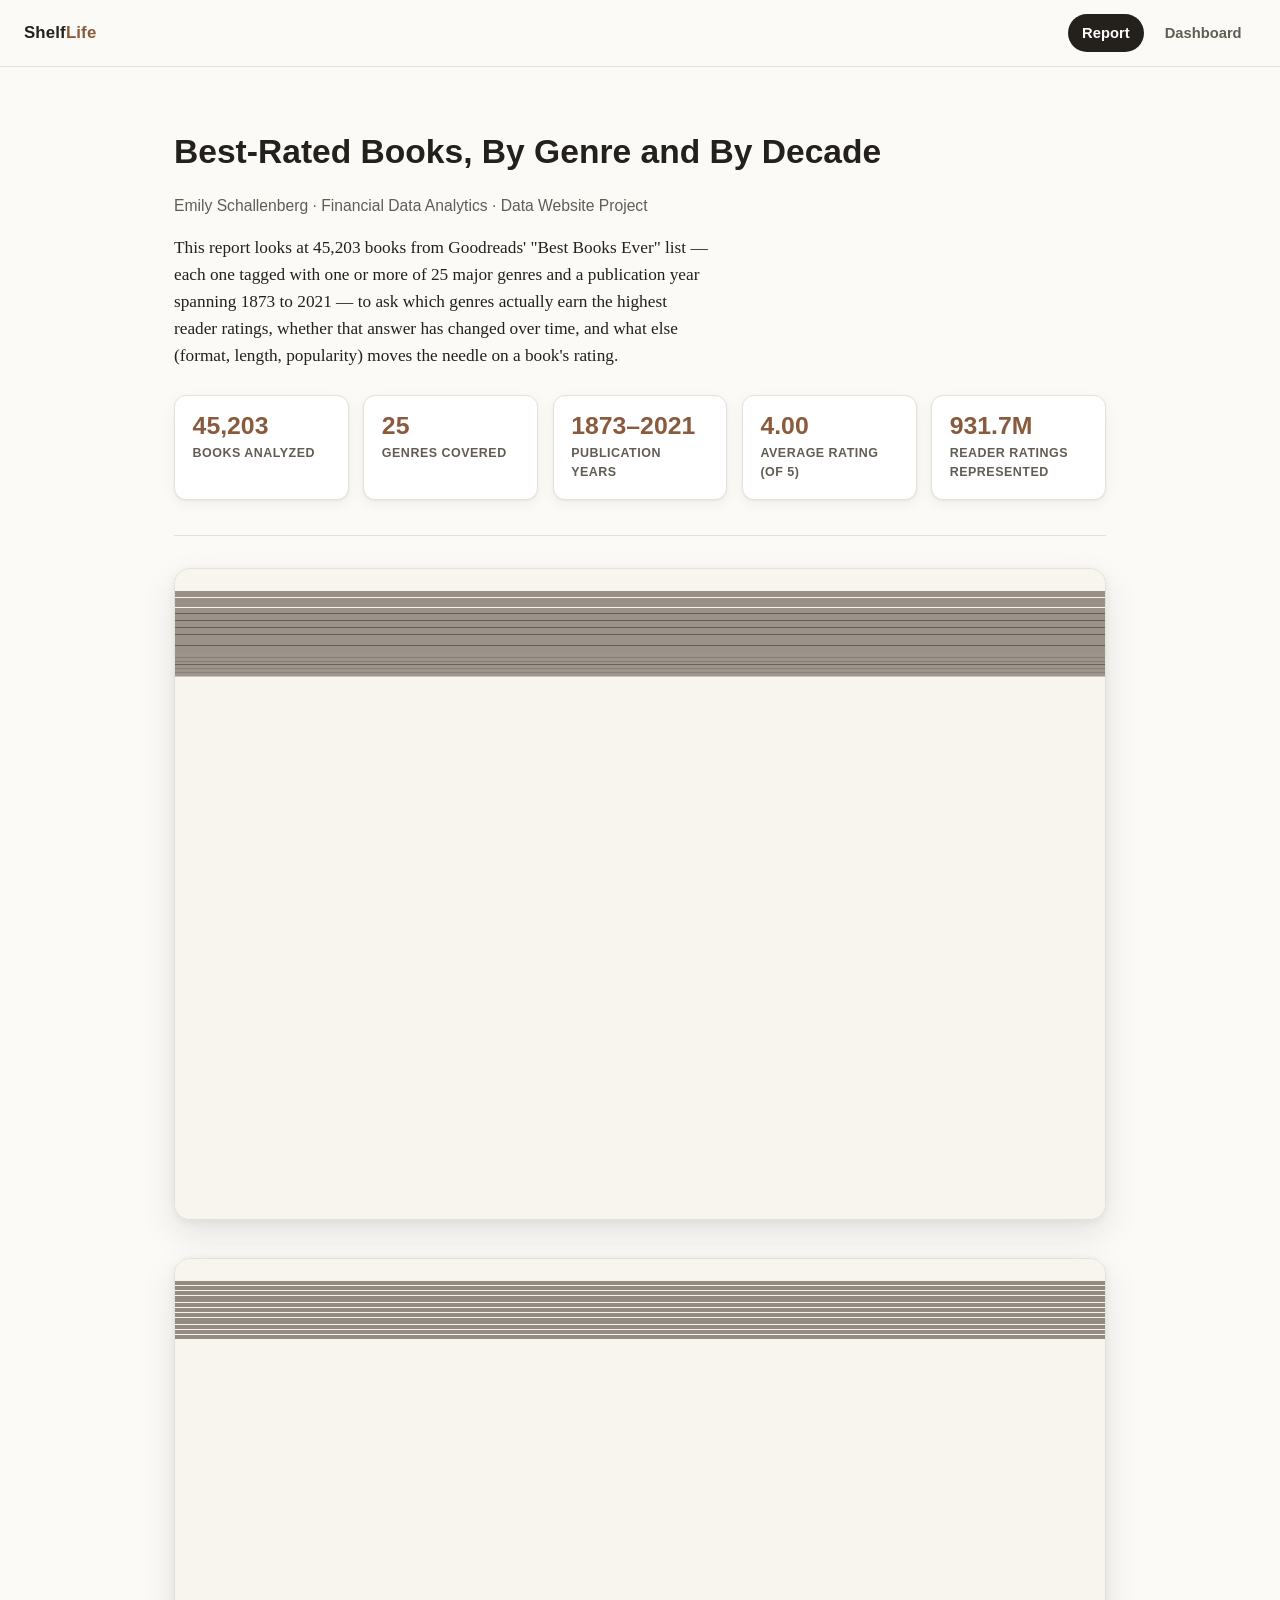
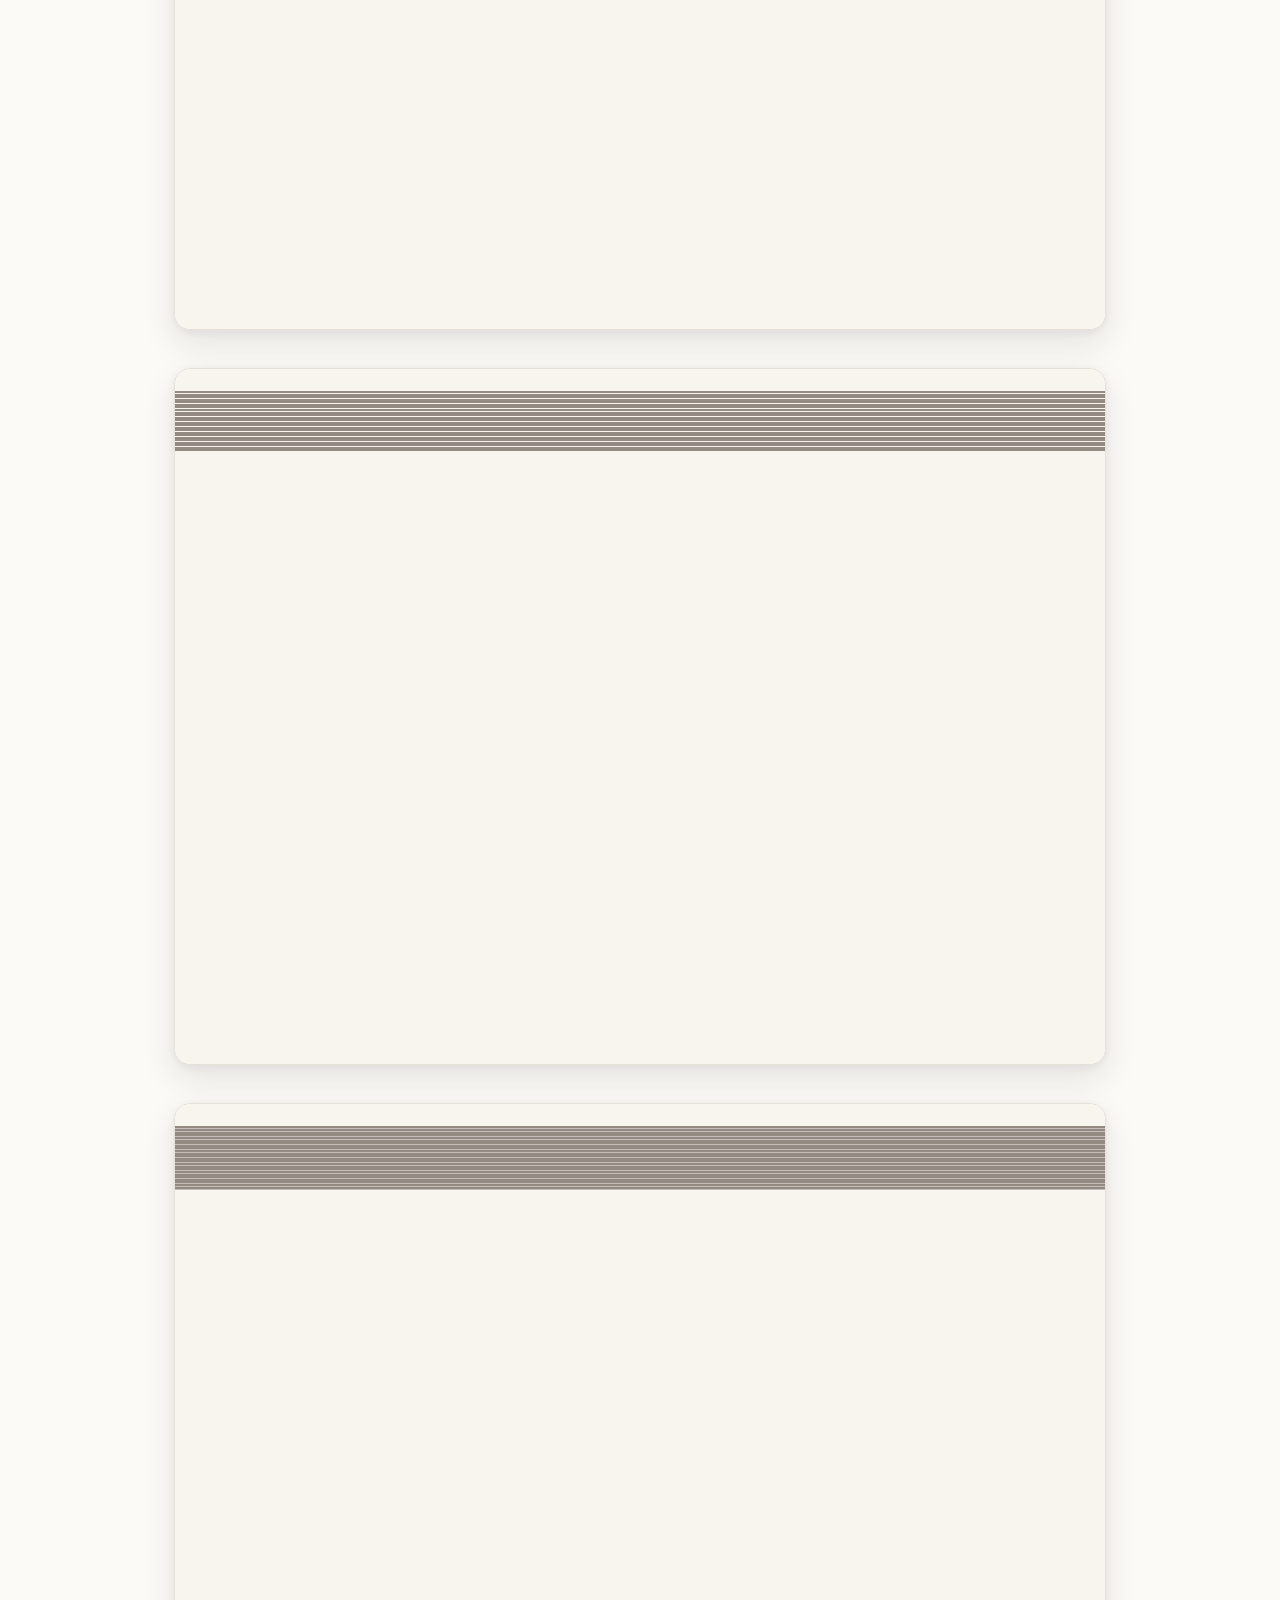
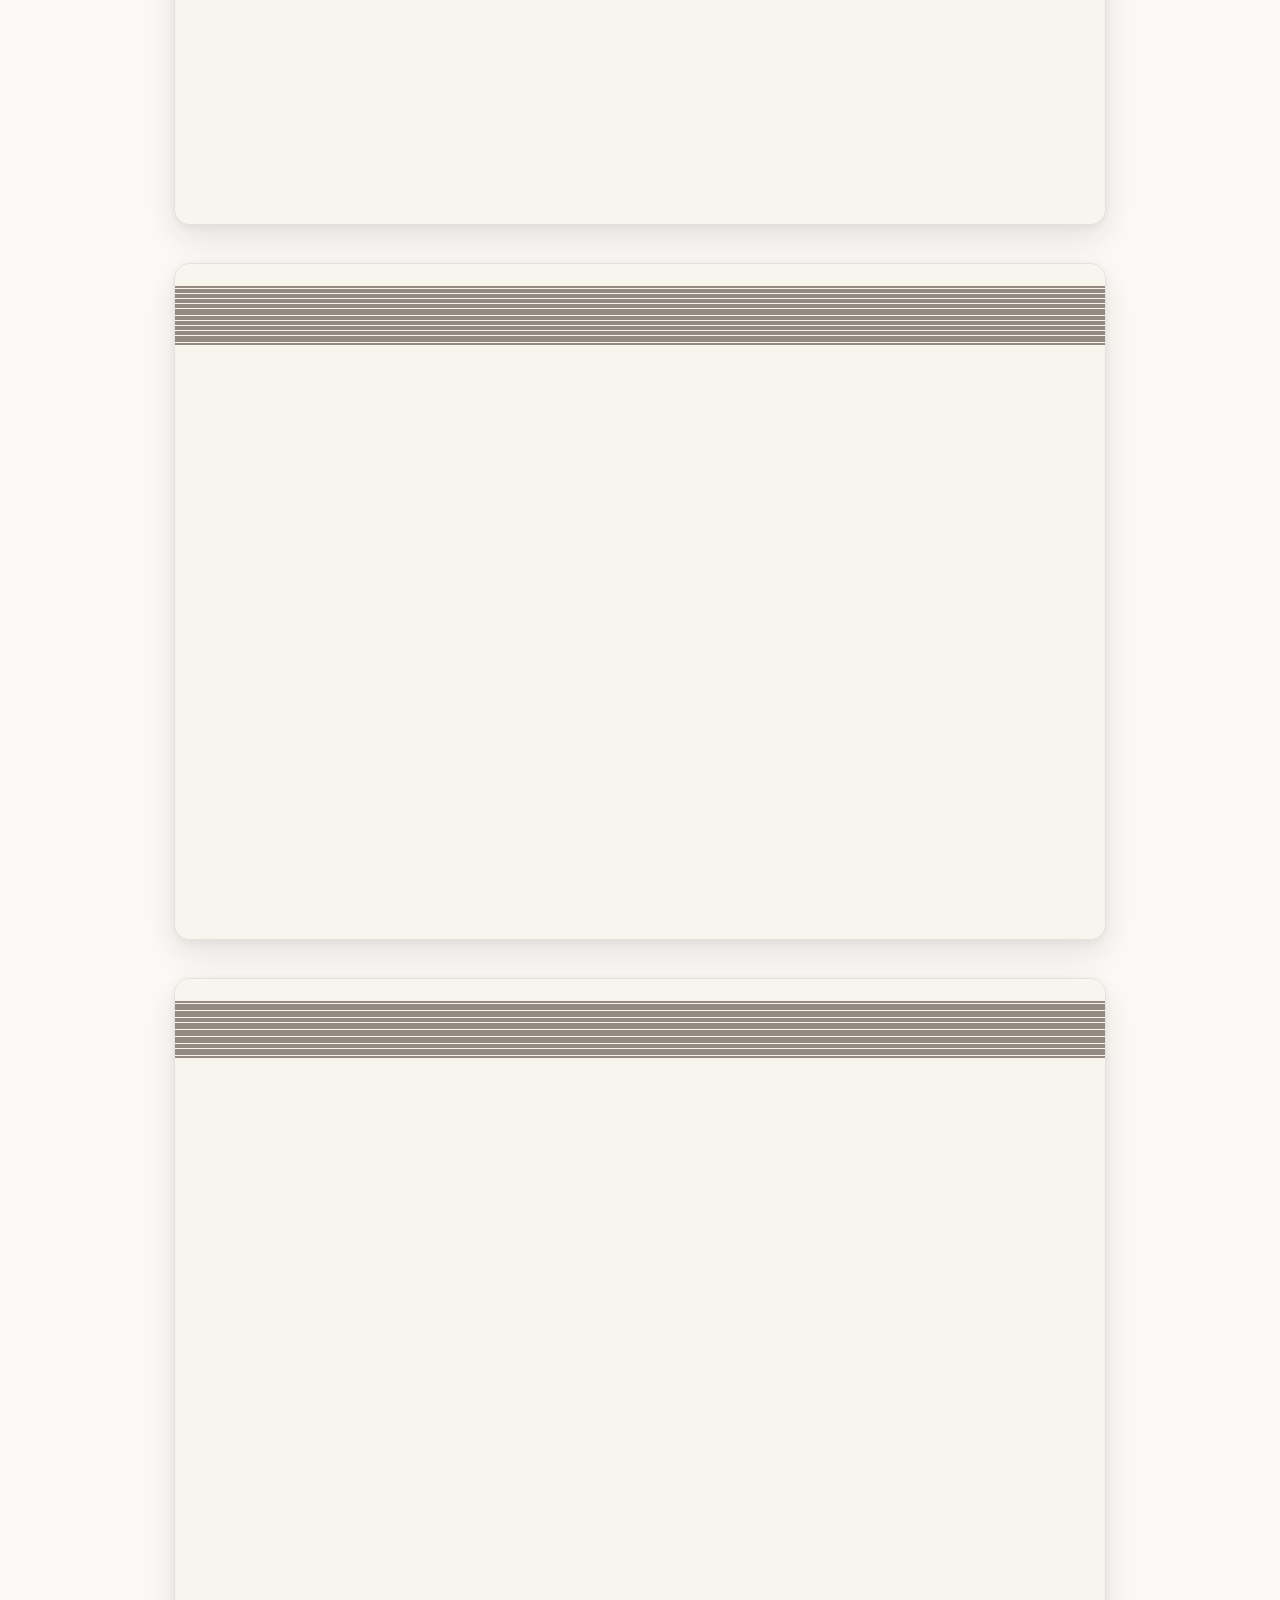
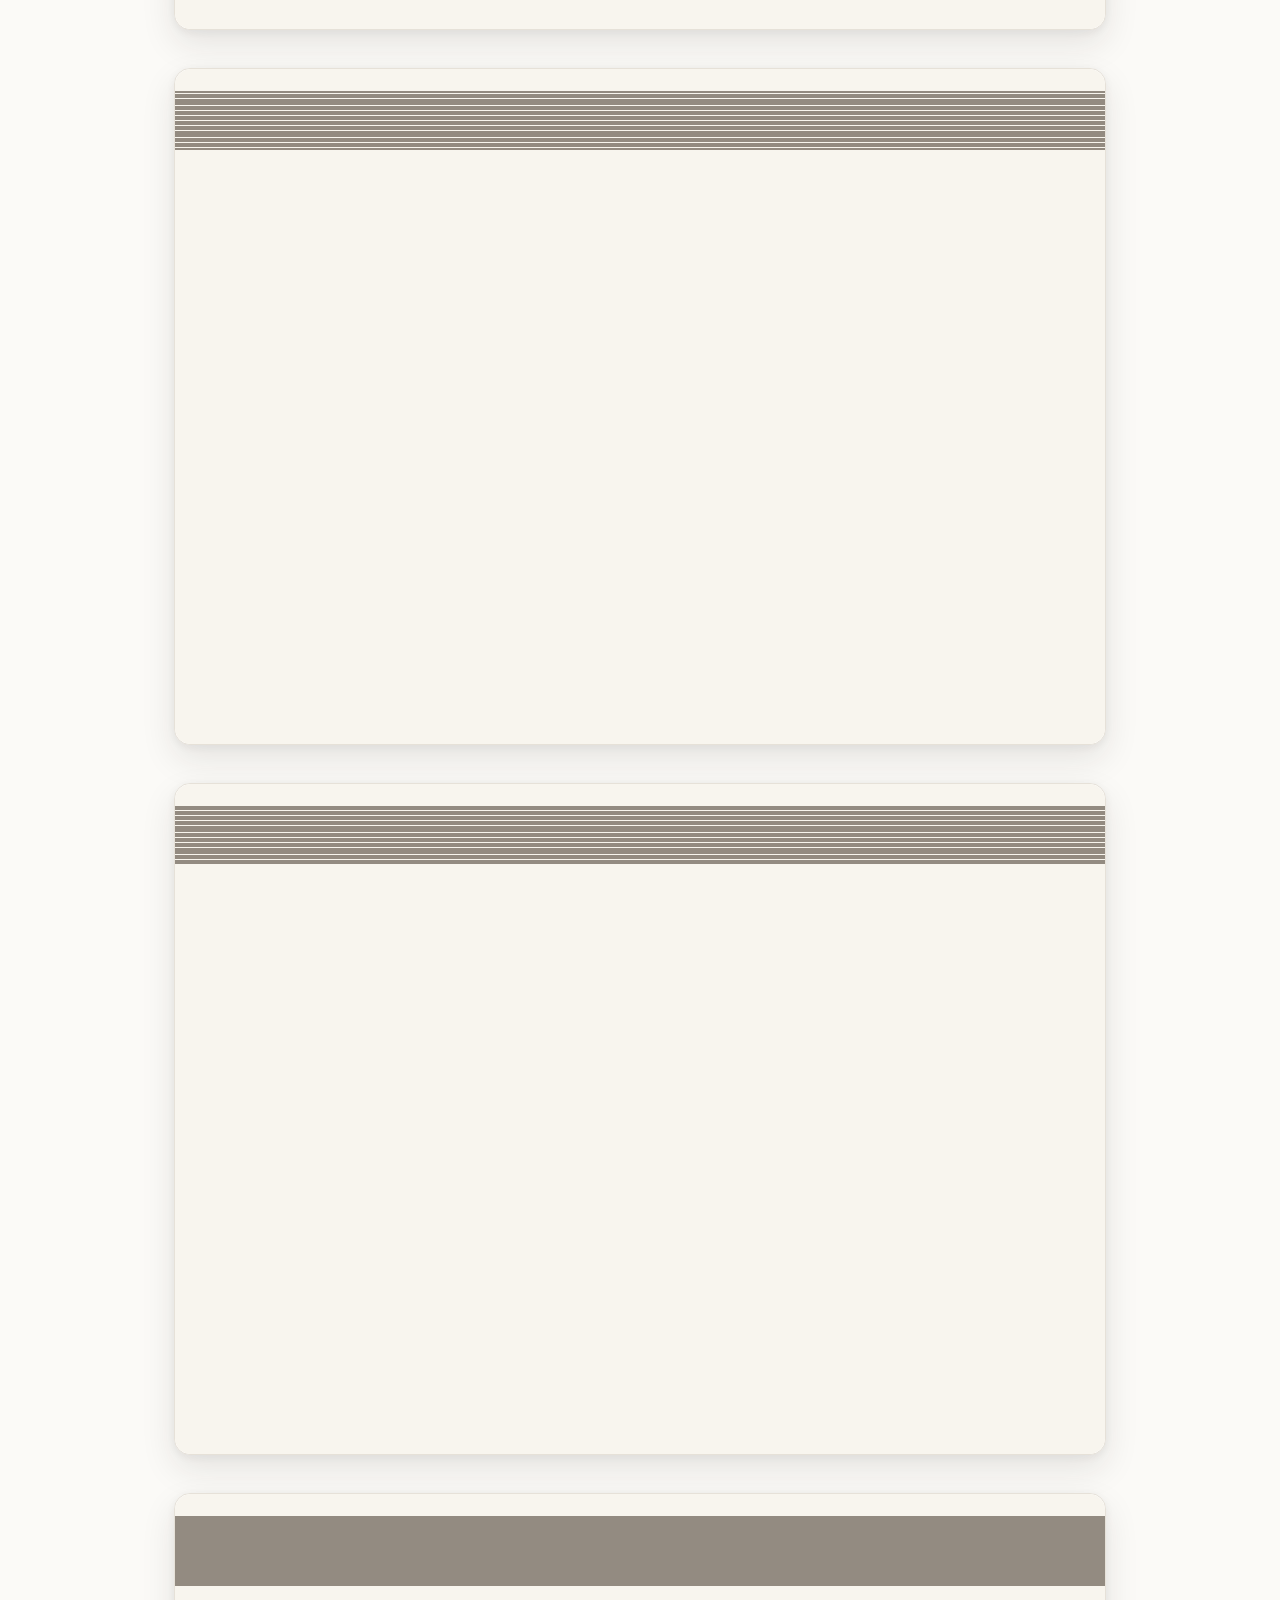
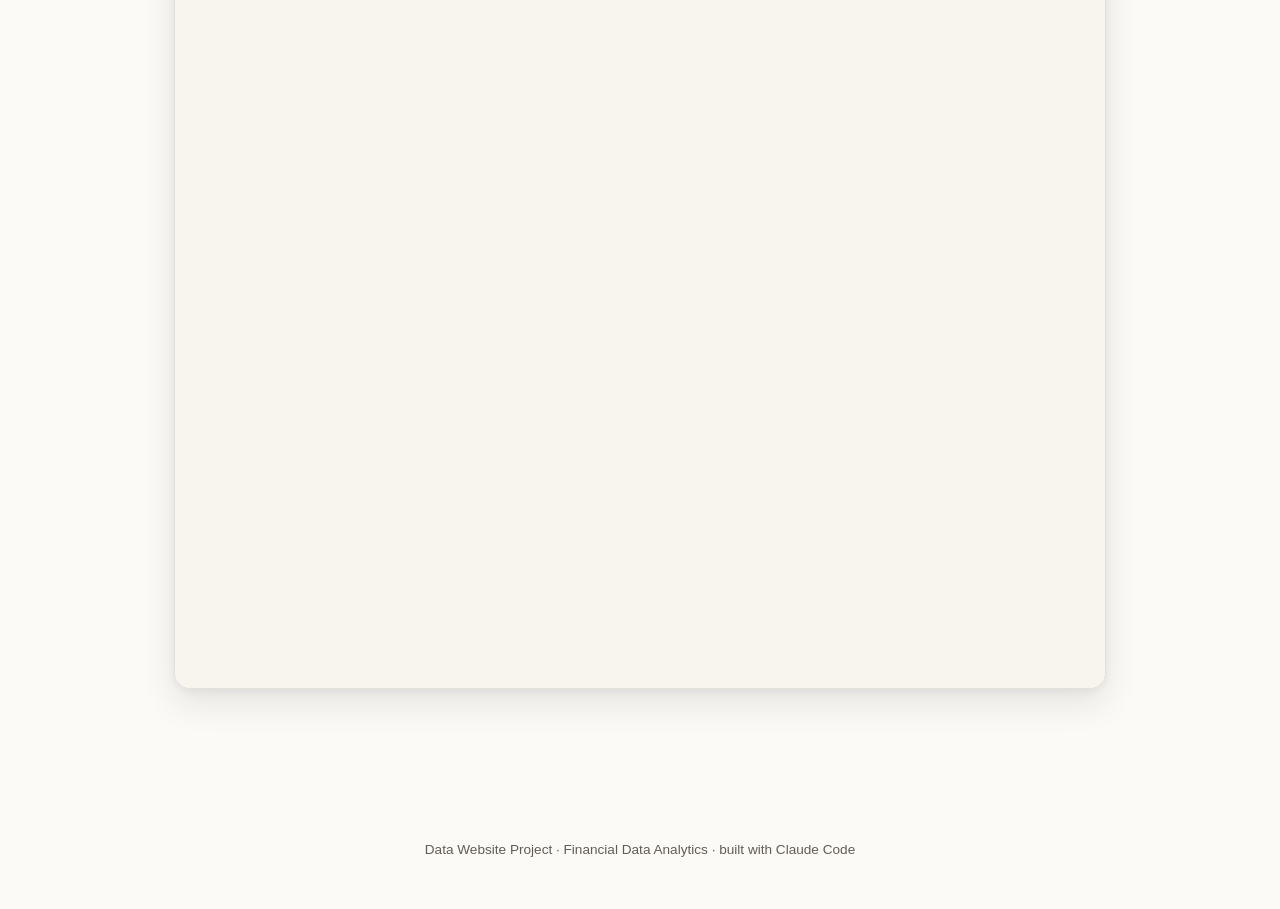
<file: index.html>
<!DOCTYPE html>
<html lang="en">
<head>
<meta charset="UTF-8" />
<meta name="viewport" content="width=device-width, initial-scale=1.0" />
<title>Best-Rated Books, By Genre and By Decade</title>
<link rel="stylesheet" href="css/style.css" />
</head>
<body>

<nav class="site-nav">
  <a class="brand" href="index.html">Shelf<span>Life</span></a>
  <div class="links">
    <a href="index.html" class="active">Report</a>
    <a href="dashboard.html">Dashboard</a>
  </div>
</nav>

<main>
  <header class="hero">
    <h1>Best-Rated Books, By Genre and By Decade</h1>
    <p class="byline">Emily Schallenberg &middot; Financial Data Analytics &middot; Data Website Project</p>
    <p class="summary">
      This report looks at 45,203 books from Goodreads' "Best Books Ever" list &mdash;
      each one tagged with one or more of 25 major genres and a publication year
      spanning 1873 to 2021 &mdash; to ask which genres actually earn the highest
      reader ratings, whether that answer has changed over time, and what else
      (format, length, popularity) moves the needle on a book's rating.
    </p>
    <div class="stat-grid" id="headline-stats">
      <div class="stat-tile"><div class="stat-value">&hellip;</div><div class="stat-label">Loading</div></div>
    </div>
  </header>

  <section class="finding" id="finding-1">
    <div class="finding-index">Finding 01</div>
    <h2>History and nonfiction earn the highest average ratings</h2>
    <p id="finding-1-text">Loading&hellip;</p>
    <div class="chart-card">
      <div class="chart-wrap"><canvas id="chart-1"></canvas></div>
      <p class="chart-caption">Average Goodreads rating by genre, across all 45,203 books in the dataset.</p>
    </div>
  </section>

  <section class="finding" id="finding-2">
    <div class="finding-index">Finding 02</div>
    <h2>A century of books, and average ratings barely move</h2>
    <p id="finding-2-text">Loading&hellip;</p>
    <div class="chart-card">
      <div class="chart-wrap"><canvas id="chart-2"></canvas></div>
      <p class="chart-caption">Average rating by decade of publication, 1950s&ndash;2020s (decades with at least 100 books).</p>
    </div>
  </section>

  <section class="finding" id="finding-3">
    <div class="finding-index">Finding 03</div>
    <h2>The best-rated genre changes almost every decade</h2>
    <p id="finding-3-text">Loading&hellip;</p>
    <div class="chart-card">
      <div class="chart-wrap"><canvas id="chart-3"></canvas></div>
      <p class="chart-caption">Highest average-rated genre in each decade (genres with at least 50 books that decade).</p>
    </div>
  </section>

  <section class="finding" id="finding-4">
    <div class="finding-index">Finding 04</div>
    <h2>Romance and young adult titles have taken over the shelf</h2>
    <p id="finding-4-text">Loading&hellip;</p>
    <div class="chart-card">
      <div class="chart-wrap"><canvas id="chart-4"></canvas></div>
      <p class="chart-caption">Change in each genre's share of published books, 1990s vs. 2010s, in percentage points.</p>
    </div>
  </section>

  <section class="finding" id="finding-5">
    <div class="finding-index">Finding 05</div>
    <h2>Popularity and quality don't track each other</h2>
    <p id="finding-5-text">Loading&hellip;</p>
    <div class="chart-card">
      <div class="chart-wrap"><canvas id="chart-5"></canvas></div>
      <p class="chart-caption">Average rating by how many reader ratings a book has received.</p>
    </div>
  </section>

  <section class="finding" id="finding-6">
    <div class="finding-index">Finding 06</div>
    <h2>E-books edge out print in the ratings</h2>
    <p id="finding-6-text">Loading&hellip;</p>
    <div class="chart-card">
      <div class="chart-wrap"><canvas id="chart-6"></canvas></div>
      <p class="chart-caption">Average rating by edition format (formats with at least 200 books).</p>
    </div>
  </section>

  <section class="finding" id="finding-7">
    <div class="finding-index">Finding 07</div>
    <h2>Longer books earn higher ratings</h2>
    <p id="finding-7-text">Loading&hellip;</p>
    <div class="chart-card">
      <div class="chart-wrap"><canvas id="chart-7"></canvas></div>
      <p class="chart-caption">Average rating by page count.</p>
    </div>
  </section>

  <section class="finding" id="finding-8">
    <div class="finding-index">Finding 08</div>
    <h2>Humor is the most divisive genre; history, the most agreed-upon</h2>
    <p id="finding-8-text">Loading&hellip;</p>
    <div class="chart-card">
      <div class="chart-wrap"><canvas id="chart-8"></canvas></div>
      <p class="chart-caption">Standard deviation of rating within each genre &mdash; higher means readers disagree more.</p>
    </div>
  </section>

  <section class="finding closing" id="about-data">
    <h2>About this data</h2>
    <dl>
      <dt>Source</dt>
      <dd>
        Goodreads' "Best Books Ever" list, scraped by Lorena Casanova Lozano and Sergio
        Costa Planells (Fall 2020), published under CC BY-NC 4.0.
        <a href="https://github.com/scostap/goodreads_bbe_dataset" target="_blank" rel="noopener">github.com/scostap/goodreads_bbe_dataset</a>.
      </dd>
      <dt>What one row is</dt>
      <dd id="about-row">Loading&hellip;</dd>
      <dt>Rows dropped, and why</dt>
      <dd id="about-dropped">Loading&hellip;</dd>
      <dt>How the numbers are computed</dt>
      <dd>
        "Average rating" is the mean of each book's own Goodreads average rating
        (not a rating recomputed from individual reviews, which aren't in this
        dataset). "Median rating" is the middle value of that same list. "Total
        ratings" sums each book's <code>numRatings</code> field. A genre's or
        decade's "share of books" is its count of books divided by the total
        book count in the same comparison group. All of these are computed
        client-side, live, from <code>assets/data/books.json</code> &mdash; the
        same file and the same functions (<code>js/agg.js</code>) power both
        this report and the <a href="dashboard.html">dashboard</a>, so the two
        pages always agree.
      </dd>
    </dl>
  </section>
</main>

<footer class="site-footer">Data Website Project &middot; Financial Data Analytics &middot; built with Claude Code</footer>

<script src="js/vendor/chart.umd.js"></script>
<script src="js/data.js"></script>
<script src="js/agg.js"></script>
<script src="js/charts.js"></script>
<script src="js/report.js"></script>
<script src="js/pageflip.js"></script>
</body>
</html>
</file>
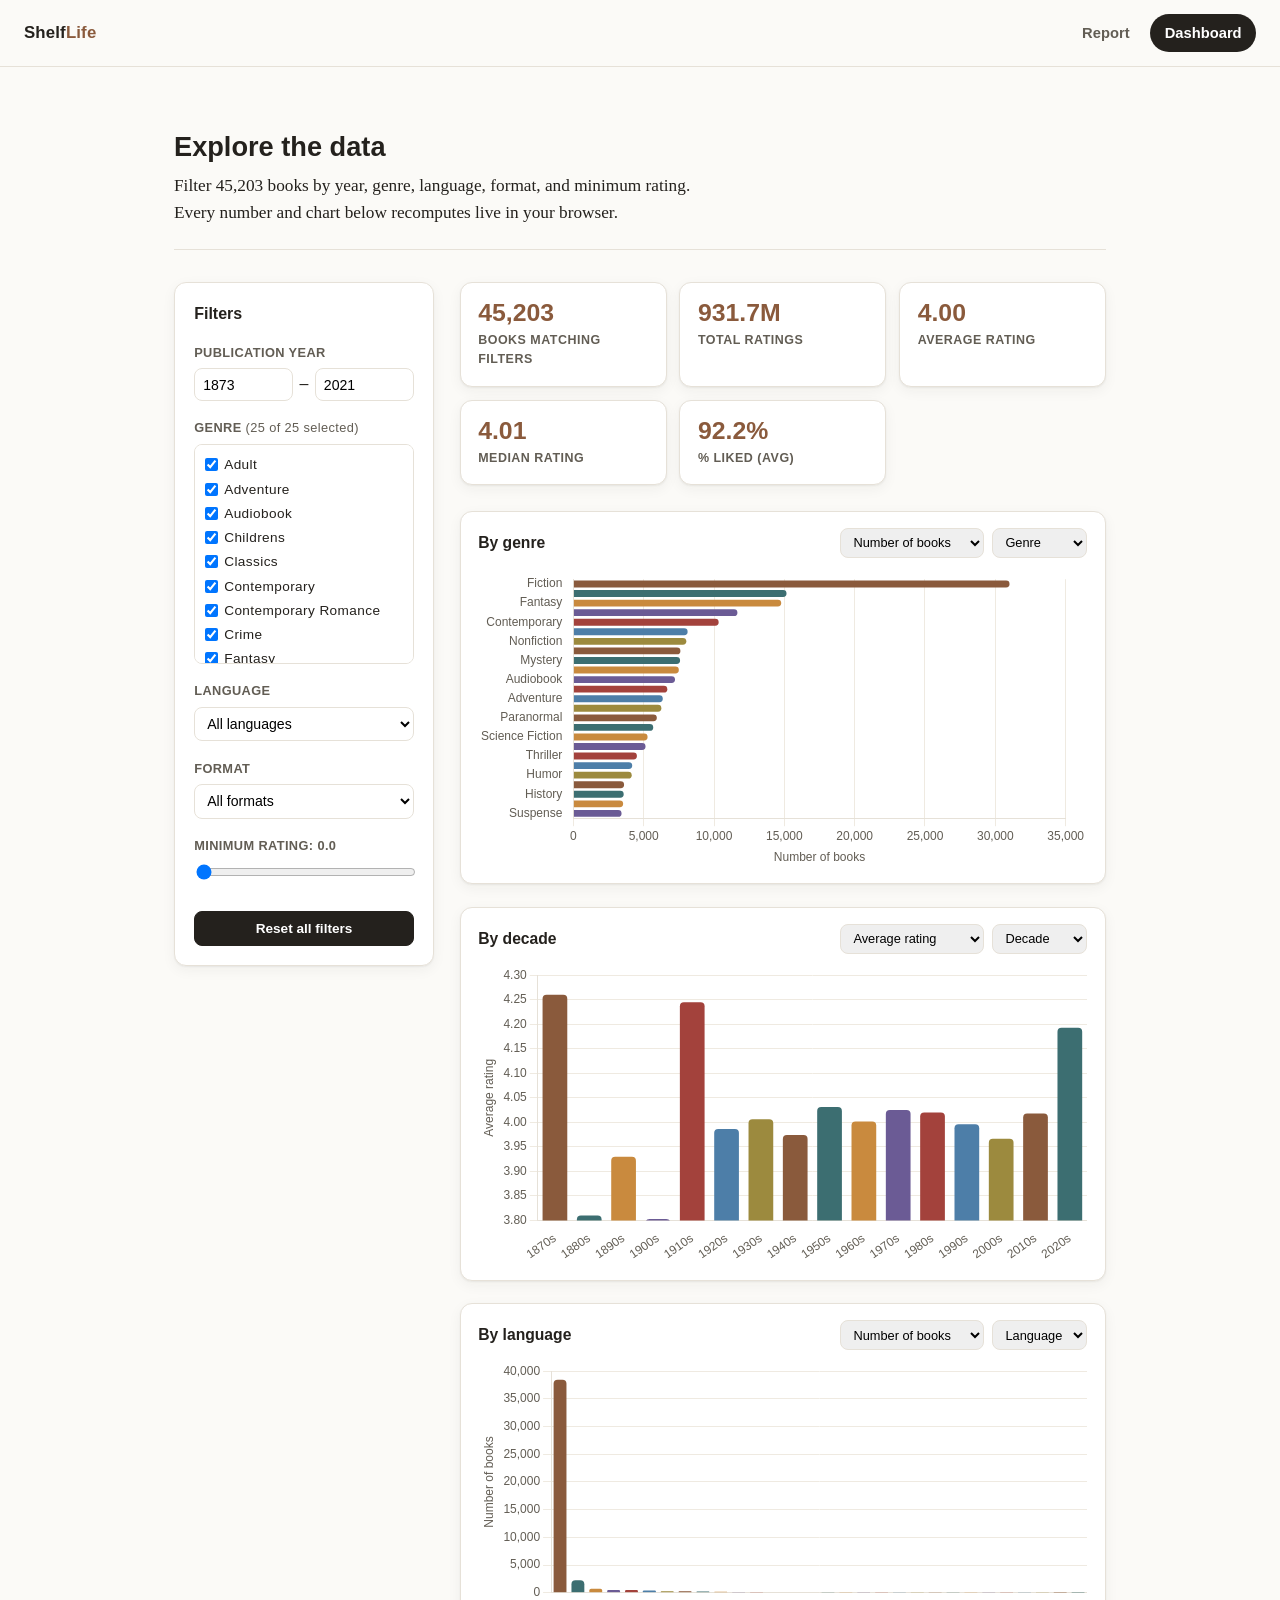
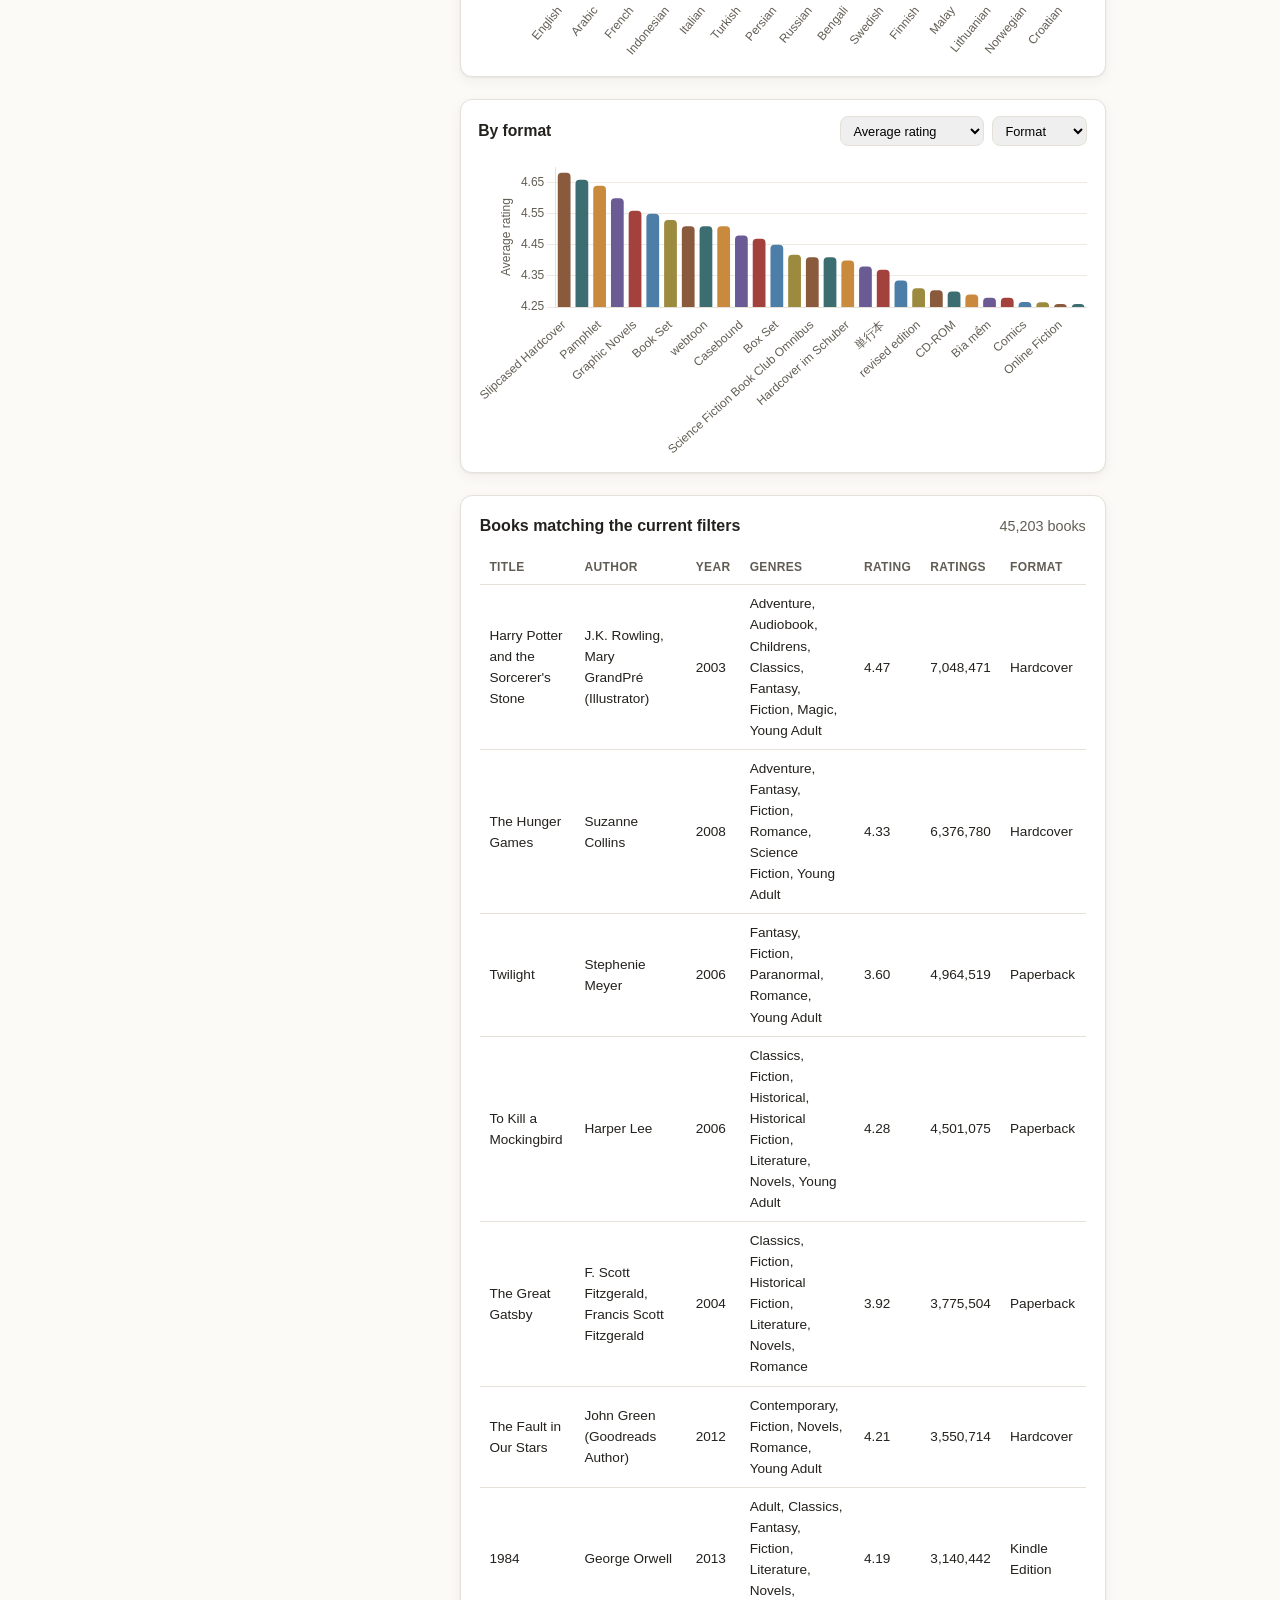
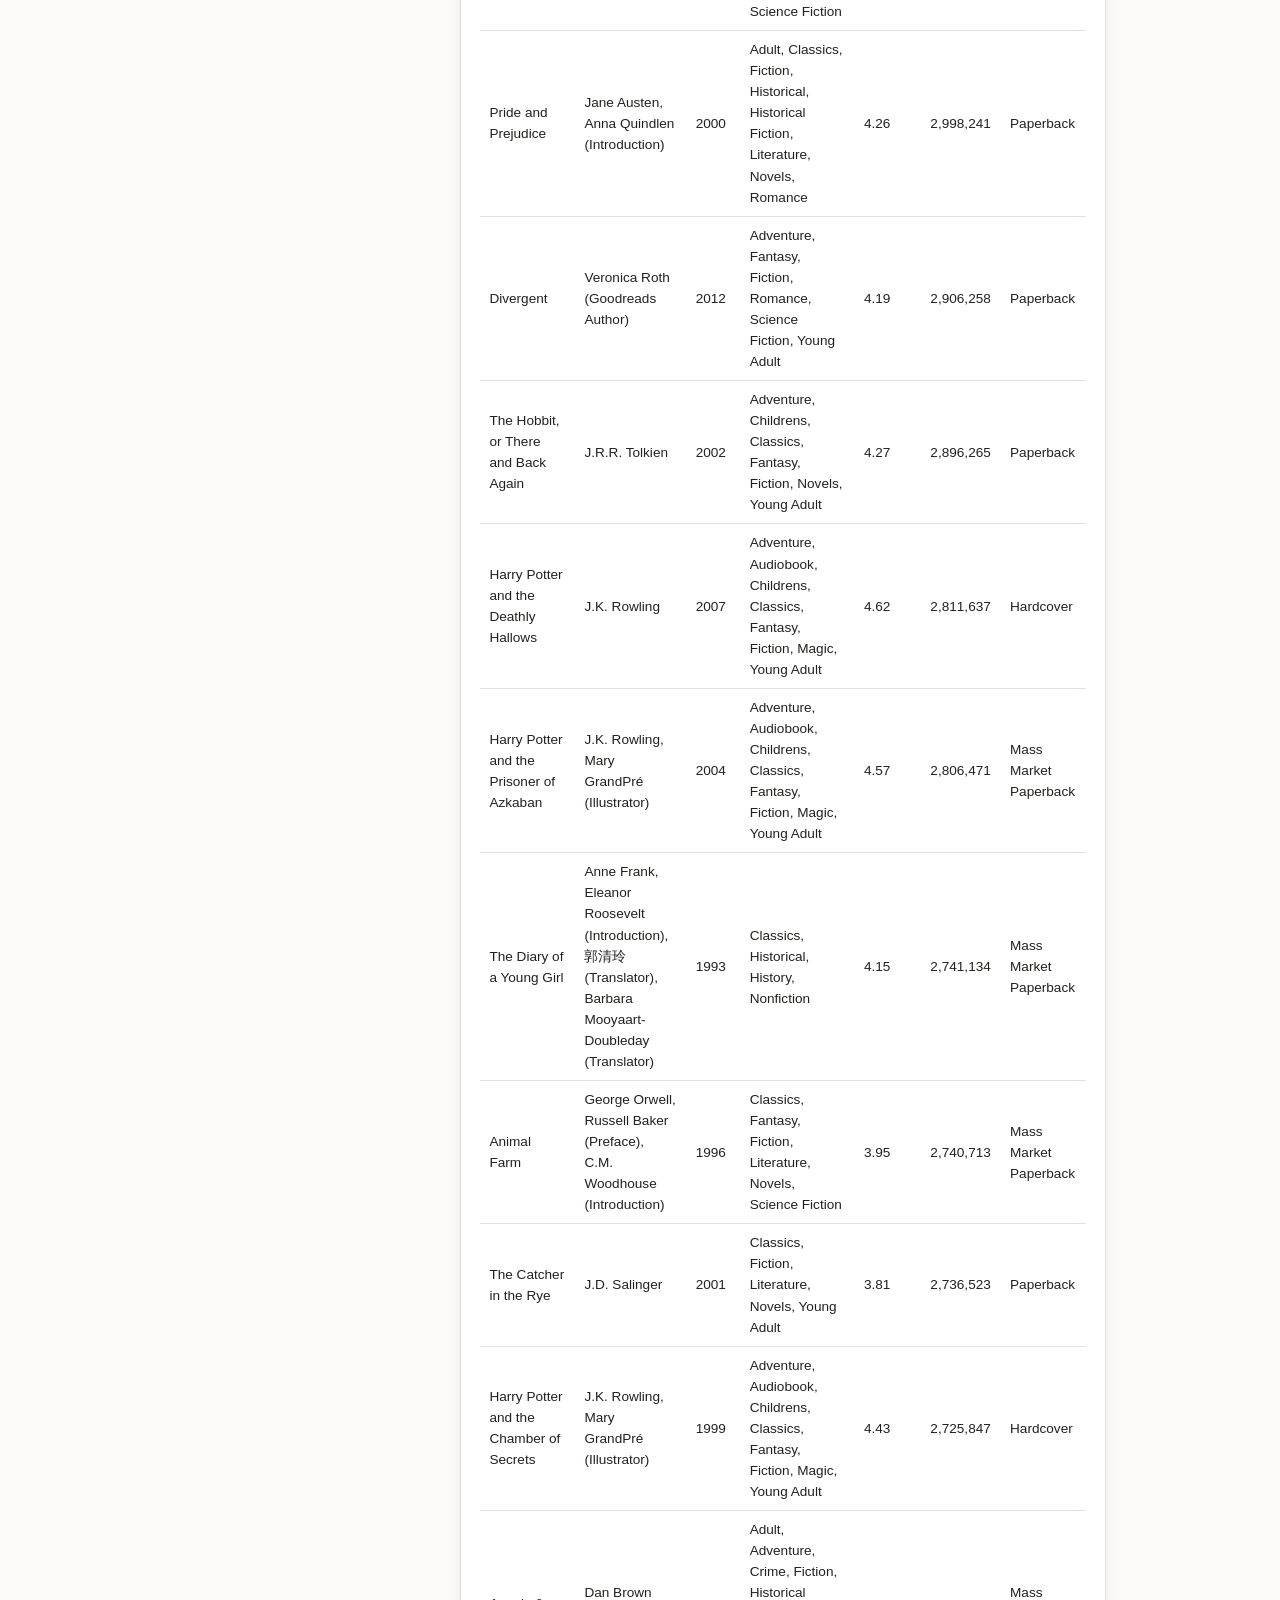
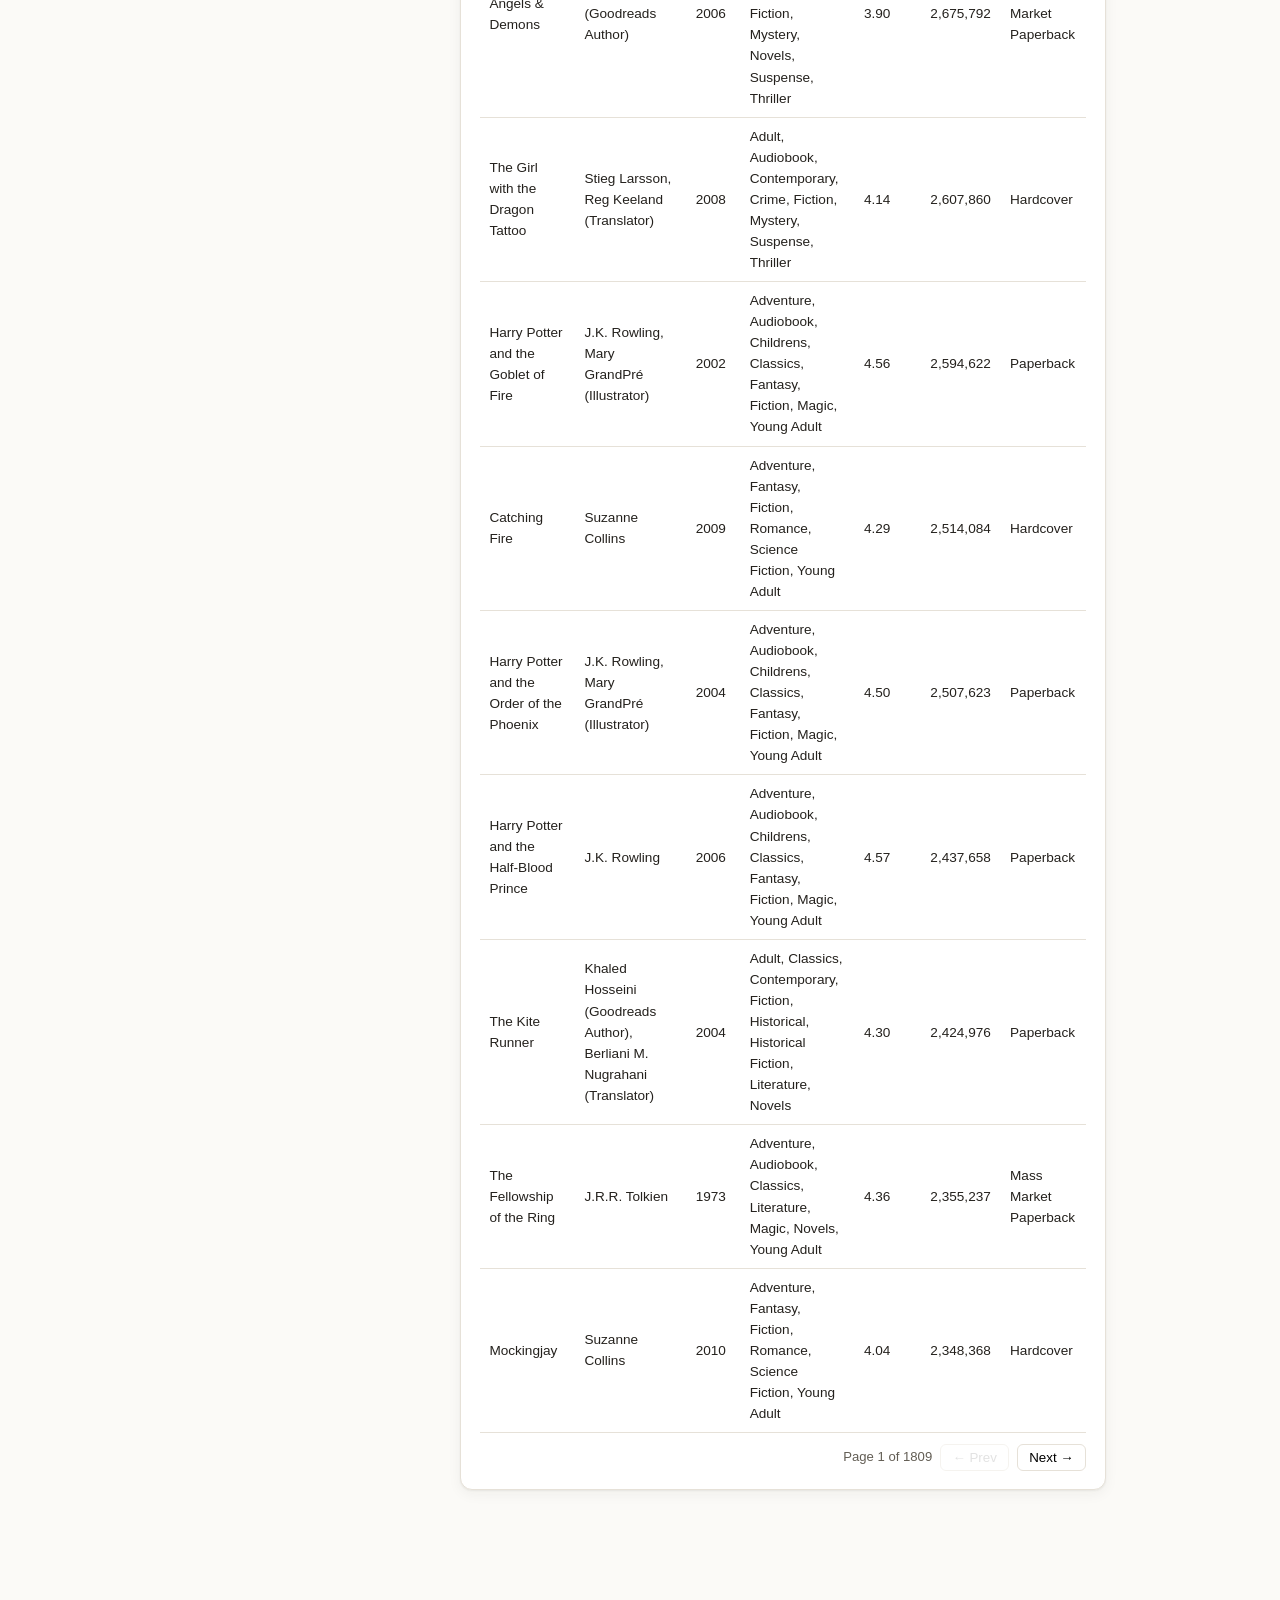
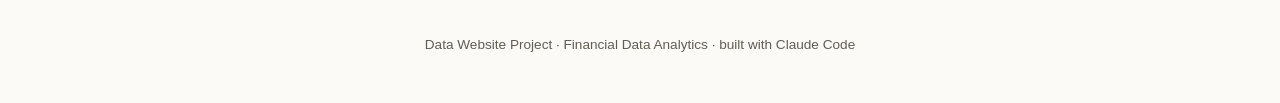
<file: dashboard.html>
<!DOCTYPE html>
<html lang="en">
<head>
<meta charset="UTF-8" />
<meta name="viewport" content="width=device-width, initial-scale=1.0" />
<title>Dashboard &mdash; Best-Rated Books, By Genre and By Decade</title>
<link rel="stylesheet" href="css/style.css" />
</head>
<body>

<nav class="site-nav">
  <a class="brand" href="index.html">Shelf<span>Life</span></a>
  <div class="links">
    <a href="index.html">Report</a>
    <a href="dashboard.html" class="active">Dashboard</a>
  </div>
</nav>

<main>
  <header class="hero" style="padding-bottom: 1.4rem;">
    <h1 style="font-size:1.7rem;">Explore the data</h1>
    <p class="summary" style="margin:0;">
      Filter 45,203 books by year, genre, language, format, and minimum rating.
      Every number and chart below recomputes live in your browser.
    </p>
  </header>

  <div class="dash-layout">
    <aside class="filters-panel">
      <h2>Filters</h2>

      <div class="filter-group">
        <label for="year-from">Publication year</label>
        <div class="year-range">
          <input type="number" id="year-from" />
          <span>&ndash;</span>
          <input type="number" id="year-to" />
        </div>
      </div>

      <div class="filter-group">
        <label>Genre <span id="genre-count-label" style="text-transform:none;font-weight:400;"></span></label>
        <div class="genre-list" id="genre-list"></div>
      </div>

      <div class="filter-group">
        <label for="filter-language">Language</label>
        <select id="filter-language"></select>
      </div>

      <div class="filter-group">
        <label for="filter-format">Format</label>
        <select id="filter-format"></select>
      </div>

      <div class="filter-group">
        <label for="filter-min-rating">Minimum rating: <span id="min-rating-value" class="rating-value">0.0</span></label>
        <input type="range" id="filter-min-rating" min="0" max="5" step="0.1" value="0" style="width:100%;" />
      </div>

      <button id="reset-btn" type="button">Reset all filters</button>
    </aside>

    <div class="dash-main">
      <div class="dash-summary" id="summary-stats">
        <div class="stat-tile"><div class="stat-value">&hellip;</div><div class="stat-label">Loading</div></div>
      </div>

      <div class="chart-panel">
        <div class="panel-head">
          <h3>By genre</h3>
          <div class="panel-controls">
            <select data-panel="1" data-role="measure"></select>
            <select data-panel="1" data-role="breakdown"></select>
          </div>
        </div>
        <div class="chart-wrap"><canvas id="dash-chart-1"></canvas></div>
      </div>

      <div class="chart-panel">
        <div class="panel-head">
          <h3>By decade</h3>
          <div class="panel-controls">
            <select data-panel="2" data-role="measure"></select>
            <select data-panel="2" data-role="breakdown"></select>
          </div>
        </div>
        <div class="chart-wrap"><canvas id="dash-chart-2"></canvas></div>
      </div>

      <div class="chart-panel">
        <div class="panel-head">
          <h3>By language</h3>
          <div class="panel-controls">
            <select data-panel="3" data-role="measure"></select>
            <select data-panel="3" data-role="breakdown"></select>
          </div>
        </div>
        <div class="chart-wrap"><canvas id="dash-chart-3"></canvas></div>
      </div>

      <div class="chart-panel">
        <div class="panel-head">
          <h3>By format</h3>
          <div class="panel-controls">
            <select data-panel="4" data-role="measure"></select>
            <select data-panel="4" data-role="breakdown"></select>
          </div>
        </div>
        <div class="chart-wrap"><canvas id="dash-chart-4"></canvas></div>
      </div>

      <div class="table-card">
        <div class="table-head">
          <strong id="table-caption">Books matching the current filters</strong>
          <span id="table-count" class="loading-note"></span>
        </div>
        <table>
          <thead>
            <tr>
              <th data-sort="title">Title</th>
              <th data-sort="author">Author</th>
              <th data-sort="year">Year</th>
              <th data-sort="genres">Genres</th>
              <th data-sort="rating">Rating</th>
              <th data-sort="numRatings">Ratings</th>
              <th data-sort="bookFormat">Format</th>
            </tr>
          </thead>
          <tbody id="table-body"></tbody>
        </table>
        <div class="pager">
          <span id="page-info"></span>
          <button id="prev-page" type="button">&larr; Prev</button>
          <button id="next-page" type="button">Next &rarr;</button>
        </div>
      </div>
    </div>
  </div>
</main>

<footer class="site-footer">Data Website Project &middot; Financial Data Analytics &middot; built with Claude Code</footer>

<script src="js/vendor/chart.umd.js"></script>
<script src="js/data.js"></script>
<script src="js/agg.js"></script>
<script src="js/charts.js"></script>
<script src="js/dashboard.js"></script>
</body>
</html>
</file>
<file: css/style.css>
:root {
  --bg: #fbfaf7;
  --panel: #ffffff;
  --ink: #24211d;
  --ink-soft: #625d54;
  --line: #e6e1d8;
  --accent: #8a5a3c;
  --accent-soft: #f1e4d8;
  --accent-2: #3c6e71;
  --shadow: 0 1px 2px rgba(36, 33, 29, 0.06), 0 4px 14px rgba(36, 33, 29, 0.05);
  --radius: 12px;
  --chart-1: #8a5a3c;
  --chart-2: #3c6e71;
  --chart-3: #c98a3e;
  --chart-4: #6b5b95;
  --chart-5: #a3423c;
}

* { box-sizing: border-box; }

html { scroll-behavior: smooth; }

body {
  margin: 0;
  font-family: "Iowan Old Style", "Palatino Linotype", Georgia, "Times New Roman", serif;
  background: var(--bg);
  color: var(--ink);
  line-height: 1.55;
}

h1, h2, h3, .stat-label, nav, button, select, input, .badge {
  font-family: -apple-system, BlinkMacSystemFont, "Segoe UI", Roboto, Helvetica, Arial, sans-serif;
}

a { color: var(--accent); }

.site-nav {
  position: sticky;
  top: 0;
  z-index: 20;
  display: flex;
  align-items: center;
  justify-content: space-between;
  gap: 1rem;
  padding: 0.9rem 1.5rem;
  background: rgba(251, 250, 247, 0.92);
  backdrop-filter: blur(6px);
  border-bottom: 1px solid var(--line);
}

.site-nav .brand {
  font-weight: 700;
  letter-spacing: 0.01em;
  color: var(--ink);
  text-decoration: none;
  font-size: 1.05rem;
}

.site-nav .brand span { color: var(--accent); }

.site-nav .links { display: flex; gap: 0.4rem; }

.site-nav .links a {
  text-decoration: none;
  color: var(--ink-soft);
  padding: 0.45rem 0.9rem;
  border-radius: 999px;
  font-size: 0.92rem;
  font-weight: 600;
}

.site-nav .links a:hover { background: var(--accent-soft); color: var(--accent); }
.site-nav .links a.active { background: var(--ink); color: #fff; }

main { max-width: 980px; margin: 0 auto; padding: 2.2rem 1.5rem 5rem; }

header.hero { padding: 1.5rem 0 2.2rem; border-bottom: 1px solid var(--line); margin-bottom: 2rem; }
header.hero h1 { font-size: 2.1rem; margin: 0 0 0.3rem; }
header.hero .byline { font-size: 0.98rem; color: var(--ink-soft); margin-bottom: 1rem; font-family: -apple-system, BlinkMacSystemFont, "Segoe UI", Roboto, sans-serif; }
header.hero p.summary { font-size: 1.08rem; max-width: 62ch; }

.stat-grid {
  display: grid;
  grid-template-columns: repeat(auto-fit, minmax(170px, 1fr));
  gap: 0.9rem;
  margin: 1.6rem 0 0;
}

.stat-tile {
  background: var(--panel);
  border: 1px solid var(--line);
  border-radius: var(--radius);
  padding: 1rem 1.1rem;
  box-shadow: var(--shadow);
}

.stat-tile .stat-value {
  font-family: -apple-system, BlinkMacSystemFont, "Segoe UI", Roboto, sans-serif;
  font-size: 1.55rem;
  font-weight: 800;
  color: var(--accent);
  line-height: 1.1;
}

.stat-label {
  font-size: 0.78rem;
  text-transform: uppercase;
  letter-spacing: 0.04em;
  color: var(--ink-soft);
  margin-top: 0.3rem;
  font-weight: 600;
}

main { perspective: 1700px; }

section.finding {
  position: relative;
  background: var(--panel);
  border: 1px solid var(--line);
  border-radius: 16px;
  box-shadow: 0 14px 34px rgba(36, 33, 29, 0.1), 0 2px 8px rgba(36, 33, 29, 0.06);
  padding: 2.4rem 2.4rem 2.2rem;
  margin: 0 0 2.4rem;
  transform-style: preserve-3d;
}

section.finding:last-of-type { margin-bottom: 2.4rem; }

.page-content { will-change: opacity; }

.flip-overlay {
  position: absolute;
  inset: 0;
  background: #f8f5ee;
  border-radius: inherit;
  overflow: hidden;
  pointer-events: none;
  opacity: 0;
  transform-style: preserve-3d;
}

.flip-strip {
  position: absolute;
  left: 0;
  width: 100%;
  background: #f8f5ee;
  transform-origin: top center;
  backface-visibility: visible;
  will-change: transform;
}

.flip-strip .shade {
  position: absolute;
  inset: -1px;
  background: rgba(48, 34, 22, 1);
  opacity: 0;
}

.flip-strip .rim {
  position: absolute;
  left: 0;
  right: 0;
  bottom: -1px;
  height: 2px;
  background: rgba(255, 255, 255, 0.9);
  opacity: 0;
}

@media (prefers-reduced-motion: reduce) {
  .flip-overlay { display: none !important; }
  .page-content { opacity: 1 !important; }
}

section.finding .finding-index {
  font-family: -apple-system, BlinkMacSystemFont, "Segoe UI", Roboto, sans-serif;
  font-size: 0.8rem;
  font-weight: 700;
  color: var(--accent-2);
  text-transform: uppercase;
  letter-spacing: 0.08em;
  margin-bottom: 0.4rem;
}

section.finding h2 { font-size: 1.4rem; margin: 0 0 0.7rem; }
section.finding p { max-width: 68ch; }

.chart-card {
  background: var(--panel);
  border: 1px solid var(--line);
  border-radius: var(--radius);
  box-shadow: var(--shadow);
  padding: 1.1rem 1.2rem 0.8rem;
  margin-top: 1.1rem;
}

.chart-card .chart-wrap { position: relative; height: 320px; }
.chart-card .chart-caption { font-size: 0.82rem; color: var(--ink-soft); margin: 0.6rem 0 0; font-family: -apple-system, BlinkMacSystemFont, "Segoe UI", Roboto, sans-serif; }

section.closing { padding-top: 2.4rem; }
section.closing h2 { font-size: 1.3rem; }
section.closing dt { font-weight: 700; margin-top: 1rem; }
section.closing dd { margin: 0.2rem 0 0; color: var(--ink-soft); max-width: 68ch; }

footer.site-footer {
  text-align: center;
  color: var(--ink-soft);
  font-size: 0.85rem;
  padding: 2rem 1rem 3rem;
  font-family: -apple-system, BlinkMacSystemFont, "Segoe UI", Roboto, sans-serif;
}

/* Dashboard */
.dash-layout { display: grid; grid-template-columns: 260px 1fr; gap: 1.6rem; align-items: start; }

.filters-panel {
  background: var(--panel);
  border: 1px solid var(--line);
  border-radius: var(--radius);
  box-shadow: var(--shadow);
  padding: 1.2rem;
  position: sticky;
  top: 5rem;
  font-family: -apple-system, BlinkMacSystemFont, "Segoe UI", Roboto, sans-serif;
}

.filters-panel h2 { font-size: 1rem; margin: 0 0 1rem; }
.filter-group { margin-bottom: 1.1rem; }
.filter-group label { display: block; font-size: 0.8rem; font-weight: 700; color: var(--ink-soft); margin-bottom: 0.35rem; text-transform: uppercase; letter-spacing: 0.03em; }
.filter-group select, .filter-group input[type="number"] {
  width: 100%; padding: 0.45rem 0.5rem; border-radius: 8px; border: 1px solid var(--line); font-size: 0.88rem; background: #fff;
}
.year-range { display: flex; align-items: center; gap: 0.4rem; }
.year-range input { width: 100%; }
.genre-list { max-height: 220px; overflow-y: auto; border: 1px solid var(--line); border-radius: 8px; padding: 0.4rem 0.6rem; background: #fff; }
.genre-list label { display: flex; align-items: center; gap: 0.4rem; font-weight: 500; text-transform: none; font-size: 0.85rem; color: var(--ink); margin: 0.2rem 0; }
.genre-list input { margin: 0; }
.rating-value { font-size: 0.8rem; color: var(--ink-soft); }

#reset-btn, .btn {
  width: 100%; margin-top: 0.4rem; padding: 0.55rem; border-radius: 8px; border: 1px solid var(--ink);
  background: var(--ink); color: #fff; font-weight: 700; font-size: 0.85rem; cursor: pointer;
}
#reset-btn:hover, .btn:hover { opacity: 0.85; }

.dash-main { min-width: 0; }

.dash-summary { display: grid; grid-template-columns: repeat(auto-fit, minmax(160px, 1fr)); gap: 0.8rem; margin-bottom: 1.6rem; }

.chart-panel {
  background: var(--panel); border: 1px solid var(--line); border-radius: var(--radius);
  box-shadow: var(--shadow); padding: 1rem 1.1rem 0.9rem; margin-bottom: 1.4rem;
}
.chart-panel .panel-head { display: flex; flex-wrap: wrap; align-items: center; justify-content: space-between; gap: 0.6rem; margin-bottom: 0.7rem; }
.chart-panel h3 { margin: 0; font-size: 0.98rem; font-family: -apple-system, BlinkMacSystemFont, "Segoe UI", Roboto, sans-serif; }
.panel-controls { display: flex; gap: 0.5rem; flex-wrap: wrap; }
.panel-controls select { padding: 0.35rem 0.5rem; border-radius: 8px; border: 1px solid var(--line); font-size: 0.8rem; font-family: -apple-system, BlinkMacSystemFont, "Segoe UI", Roboto, sans-serif; }
.chart-panel .chart-wrap { position: relative; height: 300px; }

.table-card { background: var(--panel); border: 1px solid var(--line); border-radius: var(--radius); box-shadow: var(--shadow); padding: 1.1rem 1.2rem; margin-bottom: 2rem; font-family: -apple-system, BlinkMacSystemFont, "Segoe UI", Roboto, sans-serif; }
.table-card .table-head { display: flex; justify-content: space-between; align-items: center; flex-wrap: wrap; gap: 0.5rem; margin-bottom: 0.7rem; }
.table-card table { width: 100%; border-collapse: collapse; font-size: 0.85rem; }
.table-card th, .table-card td { text-align: left; padding: 0.5rem 0.6rem; border-bottom: 1px solid var(--line); }
.table-card th { color: var(--ink-soft); font-size: 0.75rem; text-transform: uppercase; letter-spacing: 0.03em; cursor: pointer; user-select: none; }
.table-card th:hover { color: var(--accent); }
.table-card .pager { display: flex; gap: 0.5rem; align-items: center; justify-content: flex-end; margin-top: 0.7rem; font-size: 0.82rem; color: var(--ink-soft); }
.table-card .pager button { padding: 0.3rem 0.7rem; border-radius: 6px; border: 1px solid var(--line); background: #fff; cursor: pointer; }
.table-card .pager button:disabled { opacity: 0.4; cursor: default; }

.loading-note { color: var(--ink-soft); font-size: 0.9rem; font-family: -apple-system, BlinkMacSystemFont, "Segoe UI", Roboto, sans-serif; }

@media (max-width: 820px) {
  .dash-layout { grid-template-columns: 1fr; }
  .filters-panel { position: static; }
}
</file>
